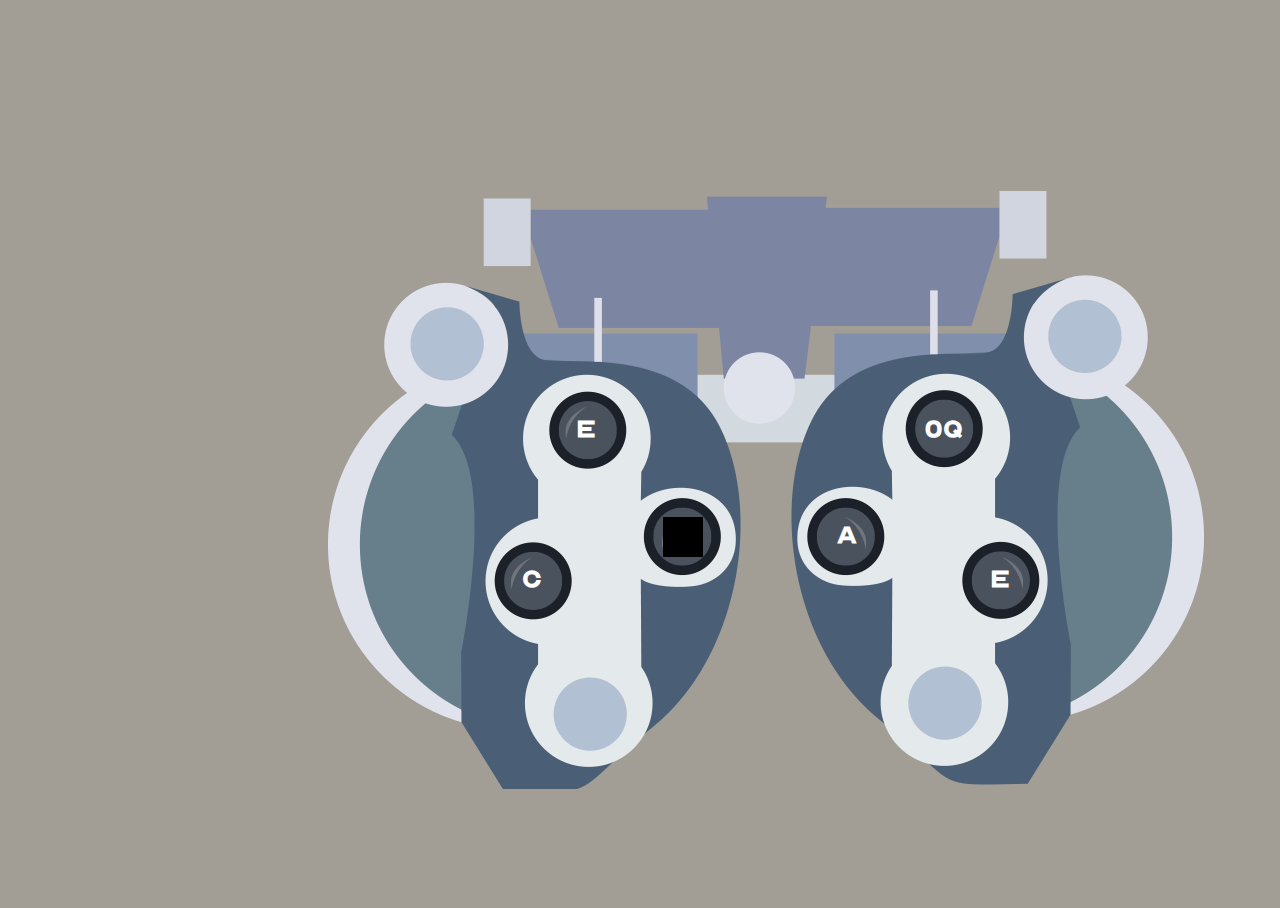
<file: index.html>
<!DOCTYPE html>
<html>
<head>
	<title>Project 2</title>
	<link rel="stylesheet" type="text/css" href="index.css">
</head>
<body>
<div class="container">

	<div class="img">

		<img src="machine.png">

		<div class="numbers">

			<div class="one">
				<a href="blur.html"><h1 id="one">E</h1></a>
			</div>

			<div class="two">
				<h1 id="two">Y</h1>
				<a href="warp.html"><div id="square"></div></a>
			</div>

	 
			<div class="three">
				<a href="color.html"><h1 id="three">C</h1></a>
			</div>
			
			<div class="four">
				<a href="plain.html"><h1 id="four">A</h1></a>
			</div>

			<div class="five">
				<a href="squish.html"><h1 id="five2">0Q</h1></p>
			</div>

			<div class="six">
				<a href="eye.html"><h1 id="six">E</h1><h1 id="eye">YE</h1></a>
			</div>
		</div>
	</div>

</div>
</body>
</html>
</file>
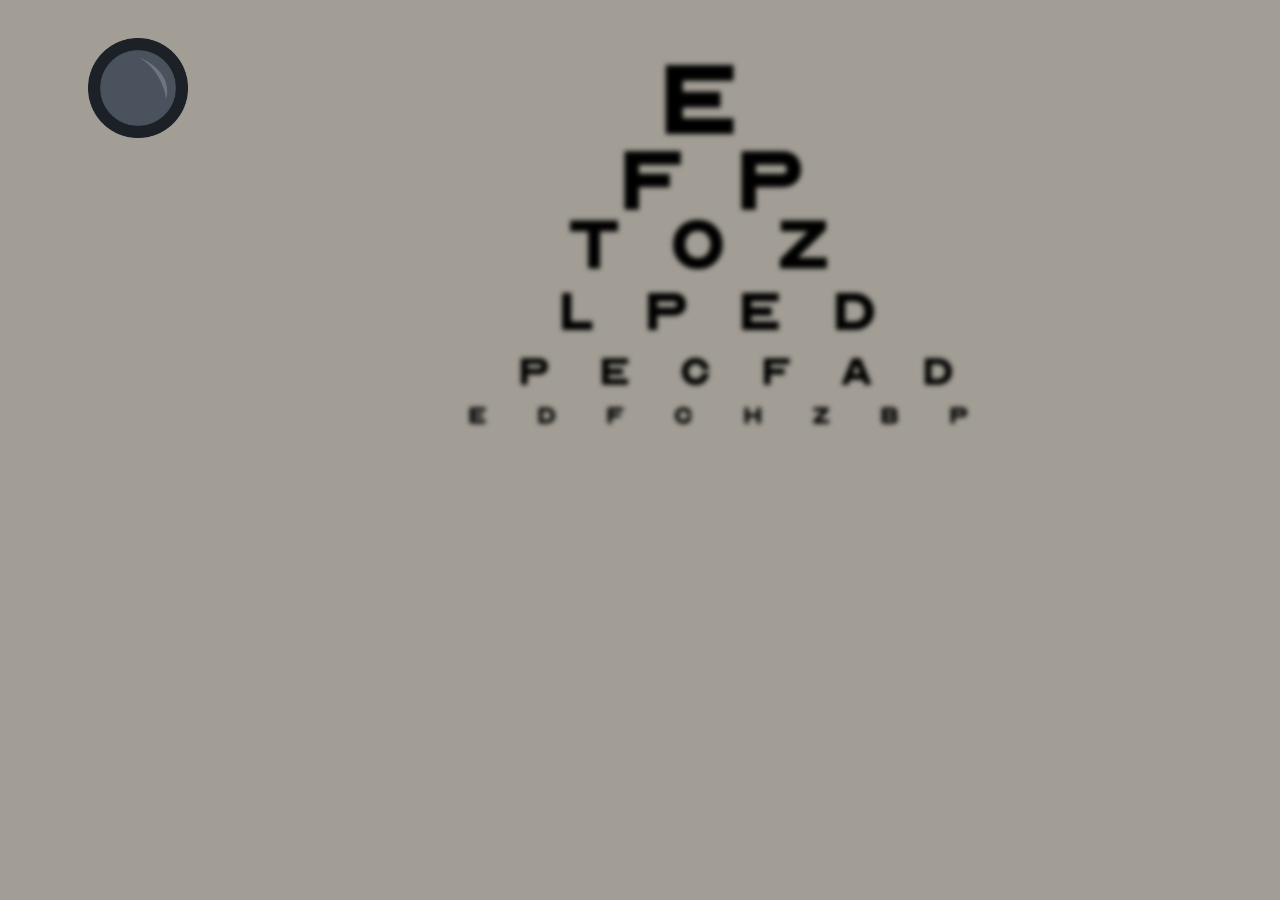
<file: blur.html>
<!DOCTYPE html>
<html>
<head>
	<title>Blurry</title>
	<link rel="stylesheet" type="text/css" href=""><style type="text/css">

	img{
		height: 100px;
	}

	@font-face {
	font-family: "Optician Sans";
	src: url(Optician-Sans.otf);
}

	body{
	background-color: #A29E95;
}

	.top{
		display: flex;


	}

	.body{
	/*	margin-top: 20px;
*/		margin-left: 30px;
	}

	.e{
		margin-left: 470px;
		font-size: 65px;
		justify-content: center;
		text-align: center;
		margin-top: -60px;
	}

	h1{
		 color: transparent;
   text-shadow: 0 0 5px black;
   font-family: "Optician Sans", sans-serif;
	}

	.two{
		margin-left: 580px;
		font-size: 55px;
		display: flex;
		margin-top: -200px;
	}

	.three{
		margin-left: 530px;
		display: flex;
		margin-top: -170px;
		font-size: 45px;
	}

	.space{
		margin-right: 50px;
	}
	.four{
		margin-left: 520px;
		display: flex;
		margin-top: -120px;
		font-size: 35px;
	}

	.five{
		margin-left: 480px;
		display: flex;
		margin-top: -80px;
		font-size: 25px;
	}

	.six{
		margin-left: 430px;
		display: flex;
		margin-top: -50px;
		font-size: 15px;
	}

	.lense{
		margin-left: 50px;
		margin-top: 30px;
	}

	h1:hover{
		   text-shadow: 0 0 0px black;
	}


	</style>
</head>
<body>
<div class="body">

	<div class="top">
		<div class="lense"><a href="index.html"><img src="lense.png"></a></div>
		<div class="e"><h1>E</h1></div>
	</div>

	<div class="two">
		<h1 class="space">F</h1><h1>P</h1>
	</div>	

	<div class="three">
		<h1 class="space">T </h1><h1 class="space">O </h1> <h1>Z</h1>
	</div>	

	<div class="four">
		<h1 class="space">L</h1><h1 class="space">P</h1><h1 class="space">E</h1><h1>D</h1>
	</div>

	<div class="five">
		<h1 class="space">P</h1><h1 class="space">E</h1><h1 class="space">C</h1><h1 class="space">F</h1><h1 class="space">A</h1> <h1>D</h1>
	</div>	

	<div class="six">
		<h1 class="space">E </h1> <h1 class="space">D</h1><h1 class="space">F</h1> <h1 class="space">C</h1> <h1 class="space"> H</h1><h1 class="space"> Z</h1><h1 class="space"> B</h1><h1>P</h1>
	</div>	

</div>
</body>
</html>
</file>
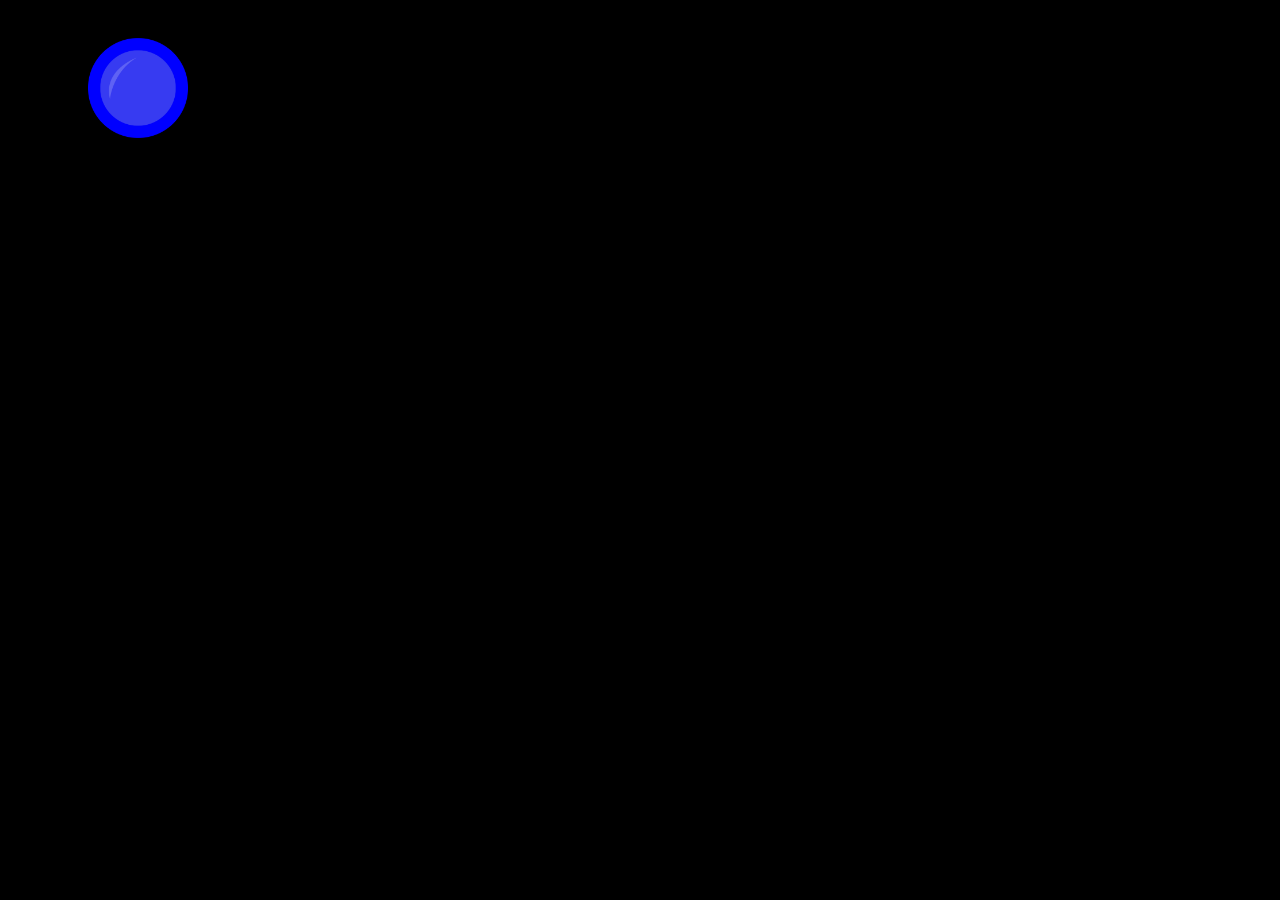
<file: color.html>
<!DOCTYPE html>
<html>
<head>
	<title>Blurry</title>
	<link rel="stylesheet" type="text/css" href=""><style type="text/css">

	img{
		height: 100px;
	}

	@font-face {
	font-family: "Optician Sans";
	src: url(Optician-Sans.otf);
}

	body{
	background-color: black;
}

	.top{
		display: flex;


	}

	h1{
		font-family: "Optician Sans", sans-serif;
	}

	.body{
	/*	margin-top: 20px;
*/		margin-left: 30px;
	}

	.e{
		margin-left: 470px;
		font-size: 65px;
		justify-content: center;
		text-align: center;
		margin-top: -60px;
		
	}
	#yellow{
		color: black;
	}

	#red{
		color: black;
	}

	#lime{
		color: black;
	}

	#teal{
		color: black;
	}

	#pink{
		color: black;
	}

	#orange{
		color: black;
	}

	#green{
		color: black;
	}

	#purple{
		color: black;
	}

	#blue{
		color: black;
	}

	#magenta{
		color: black;
	}

	#yellow:hover{
		color: #FF00FF;
	}

	#red:hover{
		color: #FEFF00;
	}

	#lime:hover{
		color: red;
	}

	#teal:hover{
		color: lime;
	}

	#pink:hover{
		color: #00FEFF;
	}

	#orange:hover{
		color: #ED1D78;
	}

	#green:hover{
		color: orange;
	}

	#purple:hover{
		color: #006837;
	}

	#blue:hover{
		color: purple;
	}

	#magenta:hover{
		color: blue;
	}

	.two{
		margin-left: 580px;
		font-size: 55px;
		display: flex;
		margin-top: -200px;
	}

	.three{
		margin-left: 530px;
		display: flex;
		margin-top: -170px;
		font-size: 45px;
	}

	.space{
		margin-right: 50px;
	}
	.four{
		margin-left: 520px;
		display: flex;
		margin-top: -120px;
		font-size: 35px;
	}

	.five{
		margin-left: 480px;
		display: flex;
		margin-top: -80px;
		font-size: 25px;
	}

	.six{
		margin-left: 443px;
		display: flex;
		margin-top: -50px;
		font-size: 15px;
	}

	.lense{
		margin-left: 50px;
		margin-top: 30px;
	}



	</style>
</head>
<body>
<div class="body">

	<div class="top">
		<div class="lense"><a href="index.html"><img src="lensecolor.png"></a></div>
		<div class="e" id="yellow"><h1>E</h1></div>
	</div>

	<div class="two">
		<h1 class="space" id="red">F</h1>
		<h1 id="lime">P</h1>
	</div>	

	<div class="three">
		<h1 class="space" id="teal">T </h1>
		<h1 class="space" id="pink">O </h1> 
		<h1 id="orange">Z</h1>
	</div>	

	<div class="four">
		<h1 class="space" id="yellow">L</h1>
		<h1 class="space" id="green">P</h1>
		<h1 class="space" id="purple">E</h1>
		<h1 id="blue">D</h1>
	</div>

	<div class="five">
		<h1 class="space" id="orange">P</h1>
		<h1 class="space" id="red">E</h1>
		<h1 class="space" id="teal">C</h1>
		<h1 class="space" id="magenta">F</h1>
		<h1 class="space" id="pink">A</h1>
		<h1 id="lime">B</h1>
	</div>	

	<div class="six">
		<h1 class="space" id="lime">E </h1> 
		<h1 class="space" id="yellow">D</h1>
		<h1 class="space" id="purple">F</h1>
		<h1 class="space" id="blue">C</h1>
		<h1 class="space" id="orange"> H</h1>
		<h1 class="space" id="red"> Z</h1>
		<h1 class="space" id="green"> B</h1>
		<h1 id="magenta">P</h1>
	</div>	

</div>
</body>
</html>
</file>
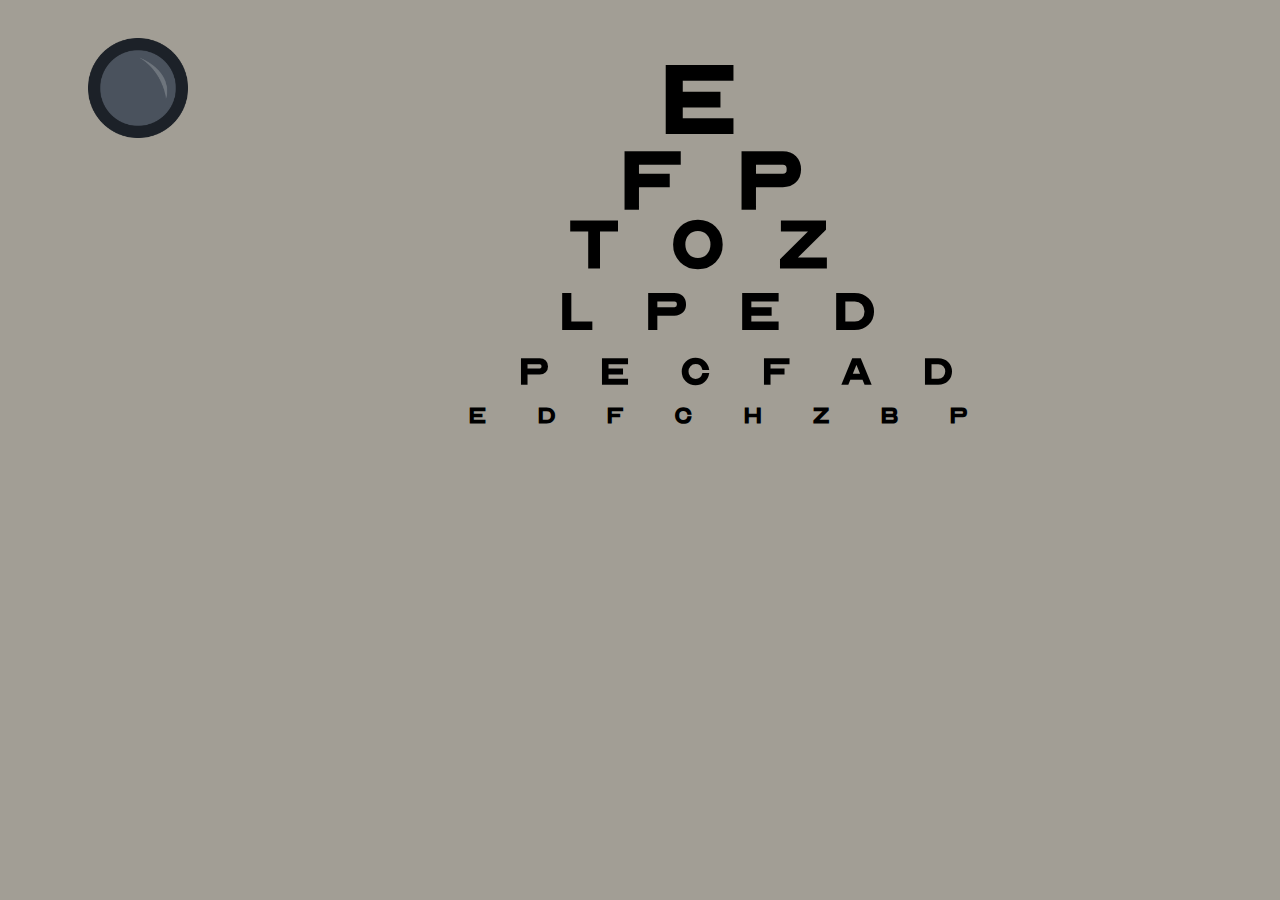
<file: plain.html>
<!DOCTYPE html>
<html>
<head>
	<title>Blurry</title>
	<link rel="stylesheet" type="text/css" href=""><style type="text/css">

	img{
		height: 100px;
	}

	@font-face {
	font-family: "Optician Sans";
	src: url(Optician-Sans.otf);
}

	body{
	background-color: #A29E95;
}

	.top{
		display: flex;


	}

	.body{
	/*	margin-top: 20px;
*/		margin-left: 30px;
	}

	.e{
		margin-left: 470px;
		font-size: 65px;
		justify-content: center;
		text-align: center;
		margin-top: -60px;
	}

	h1{
/*		 color: transparent;
   text-shadow: 0 0 5px black;*/
   font-family: "Optician Sans", sans-serif;
	}

	.two{
		margin-left: 580px;
		font-size: 55px;
		display: flex;
		margin-top: -200px;
	}

	.three{
		margin-left: 530px;
		display: flex;
		margin-top: -170px;
		font-size: 45px;
	}

	.space{
		margin-right: 50px;
	}
	.four{
		margin-left: 520px;
		display: flex;
		margin-top: -120px;
		font-size: 35px;
	}

	.five{
		margin-left: 480px;
		display: flex;
		margin-top: -80px;
		font-size: 25px;
	}

	.six{
		margin-left: 430px;
		display: flex;
		margin-top: -50px;
		font-size: 15px;
	}

	.lense{
		margin-left: 50px;
		margin-top: 30px;
	}

	.e:hover{
		font-size: 90px;
	}

	.two:hover{
		font-size: 80px;

	}

	.three:hover{
		font-size: 70px;
	}

	.four:hover{
		font-size: 60px;
	}

	.five:hover{
		font-size: 50px;
	}

	.six:hover{
		font-size: 40px;
	}

	</style>
</head>
<body>
<div class="body">

	<div class="top">
		<div class="lense"><a href="index.html"><img src="lense.png"></a></div>
		<div class="e"><h1>E</h1></div>
	</div>

	<div class="two">
		<h1 class="space">F</h1><h1>P</h1>
	</div>	

	<div class="three">
		<h1 class="space">T </h1><h1 class="space">O </h1> <h1>Z</h1>
	</div>	

	<div class="four">
		<h1 class="space">L</h1><h1 class="space">P</h1><h1 class="space">E</h1><h1>D</h1>
	</div>

	<div class="five">
		<h1 class="space">P</h1><h1 class="space">E</h1><h1 class="space">C</h1><h1 class="space">F</h1><h1 class="space">A</h1> <h1>D</h1>
	</div>	

	<div class="six">
		<h1 class="space">E </h1> <h1 class="space">D</h1><h1 class="space">F</h1> <h1 class="space">C</h1> <h1 class="space"> H</h1><h1 class="space"> Z</h1><h1 class="space"> B</h1><h1>P</h1>
	</div>	

</div>
</body>
</html>
</file>
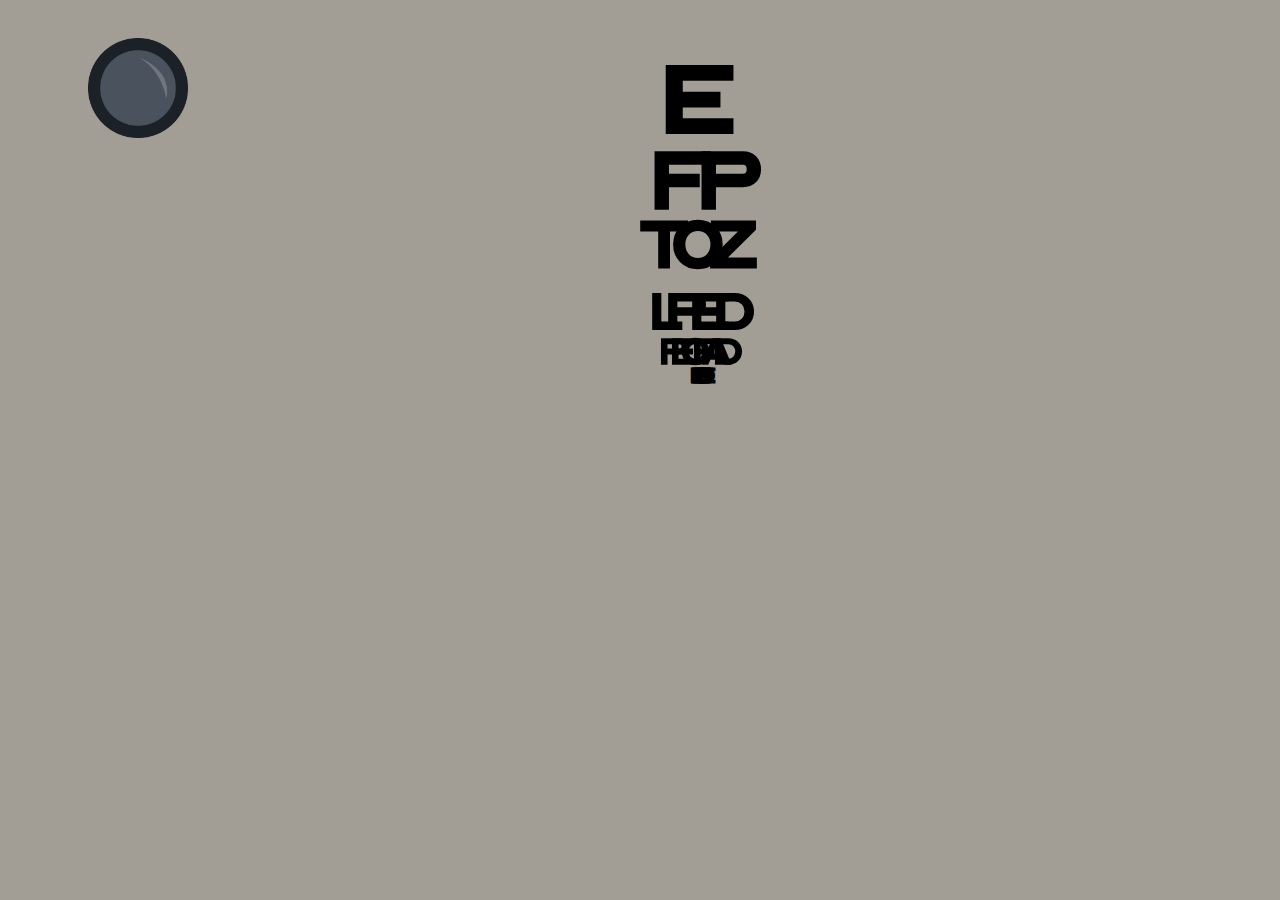
<file: squish.html>
<!DOCTYPE html>
<html>
<head>
	<title>Blurry</title>
	<link rel="stylesheet" type="text/css" href=""><style type="text/css">

	img{
		height: 100px;
	}

	@font-face {
	font-family: "Optician Sans";
	src: url(Optician-Sans.otf);
}

	body{
	background-color: #A29E95;
}

	.top{
		display: flex;


	}

	.body{
	/*	margin-top: 20px;
*/		margin-left: 30px;
	}

	.e{
		margin-left: 470px;
		font-size: 65px;
		justify-content: center;
		text-align: center;
		margin-top: -60px;
	}

	h1{
/*		 color: transparent;
   text-shadow: 0 0 5px black;*/
   font-family: "Optician Sans", sans-serif;
	}

	.two{
/*		margin-left: 580px;*/
		margin-left: 610px;
		font-size: 55px;
		display: flex;
		margin-top: -200px;
	}

	.three{
/*		margin-left: 530px;*/
		margin-left: 600px;
		display: flex;
		margin-top: -170px;
		font-size: 45px;
	}

	.space{
		/*margin-right: 50px;*/
		margin-right: -20px;
	}
	.four{
/*		margin-left: 520px;*/
		margin-left: 610px;
		display: flex;
		margin-top: -120px;
		font-size: 35px;
	}

	.five{
/*		margin-left: 480px;*/
		margin-left: 620px;
		display: flex;
		margin-top: -100px;
		font-size: 25px;
	}

	.six{
/*		margin-left: 430px;*/
		margin-left: 660px;
		display: flex;
		margin-top: -70px;
		font-size: 15px;
	}

	.lense{
		margin-left: 50px;
		margin-top: 30px;
	}

	.space:hover{
		margin-right: 50px;
	}

	/*.e:hover{
		font-size: 90px;
	}

	.two:hover{
		font-size: 80px;

	}

	.three:hover{
		font-size: 70px;
	}

	.four:hover{
		font-size: 60px;
	}

	.five:hover{
		font-size: 50px;
	}

	.six:hover{
		font-size: 40px;
	}*/

	</style>
</head>
<body>
<div class="body">

	<div class="top">
		<div class="lense"><a href="index.html"><img src="lense.png"></a></div>
		<div class="e"><h1>E</h1></div>
	</div>

	<div class="two">
		<h1 class="space">F</h1><h1>P</h1>
	</div>	

	<div class="three">
		<h1 class="space">T </h1><h1 class="space">O </h1> <h1>Z</h1>
	</div>	

	<div class="four">
		<h1 class="space">L</h1><h1 class="space">P</h1><h1 class="space">E</h1><h1>D</h1>
	</div>

	<div class="five">
		<h1 class="space">P</h1><h1 class="space">E</h1><h1 class="space">C</h1><h1 class="space">F</h1><h1 class="space">A</h1> <h1>D</h1>
	</div>	

	<div class="six">
		<h1 class="space">E </h1> <h1 class="space">D</h1><h1 class="space">F</h1> <h1 class="space">C</h1> <h1 class="space"> H</h1><h1 class="space"> Z</h1><h1 class="space"> B</h1><h1>P</h1>
	</div>	

</div>
</body>
</html>
</file>
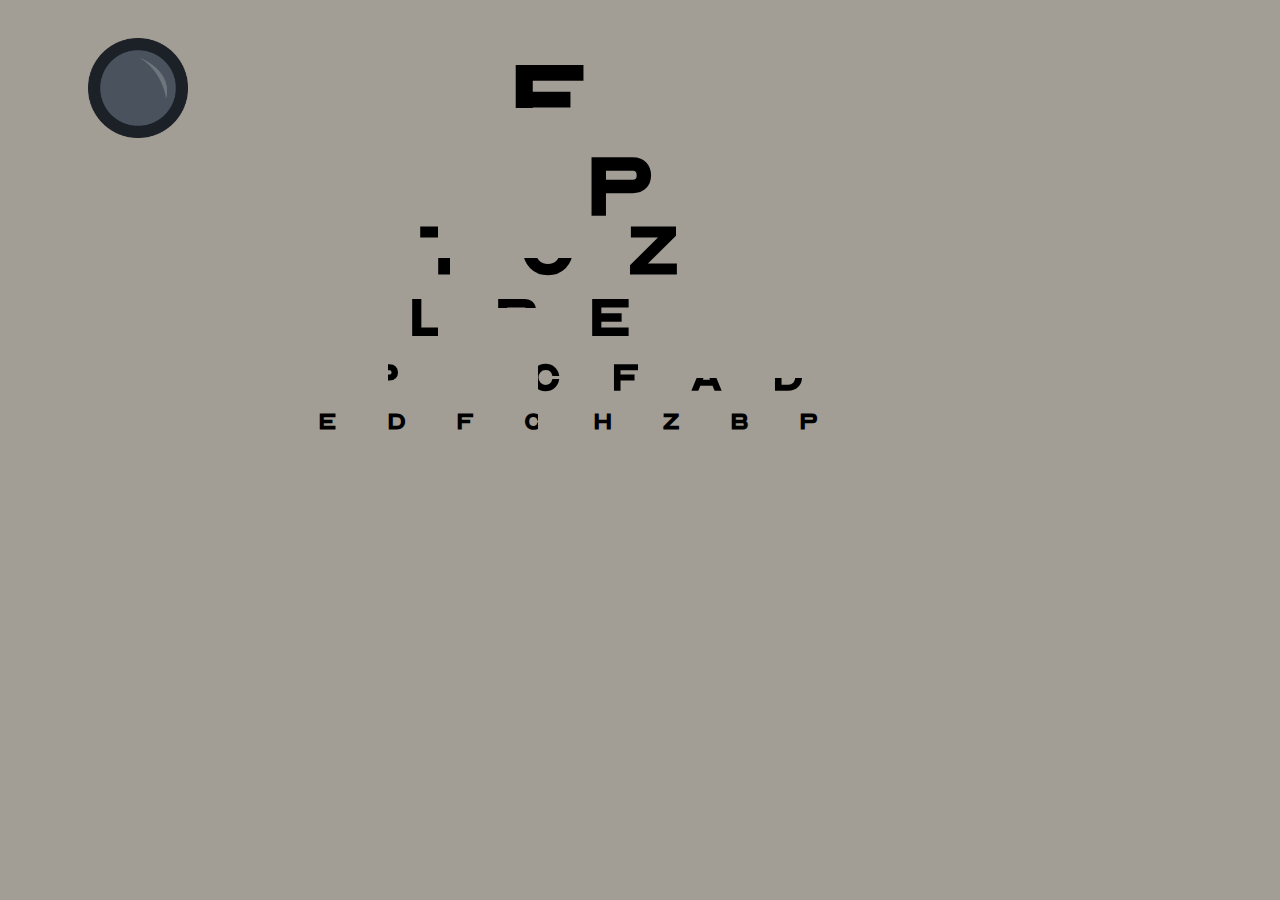
<file: warp.html>
<!DOCTYPE html>
<html>
<head>
	<title>Blurry</title>
	<link rel="stylesheet" type="text/css" href=""><style type="text/css">

	img{
		height: 100px;
	}

	@font-face {
	font-family: "Optician Sans";
	src: url(Optician-Sans.otf);
}

	body{
	background-color: #A29E95;
}

	.top{
		display: flex;
		position: absolute;


	}

	.body{
	/*	margin-top: 20px;
*/		margin-left: 30px;
	}

	.e{
		margin-left: 470px;
		font-size: 65px;
		justify-content: center;
		text-align: center;
		margin-top: -60px;
		position: absolute;
	}

	h1{
/*		 color: transparent;
   text-shadow: 0 0 5px black;*/
   font-family: "Optician Sans", sans-serif;
	}

	.two{
		margin-left: 580px;
		font-size: 55px;
		display: flex;
		margin-top: -200px;
	}

	.three{
		margin-left: 530px;
		display: flex;
		margin-top: -170px;
		font-size: 45px;
	}

	.space{
		margin-right: 50px;
	}
	.four{
		margin-left: 520px;
		display: flex;
		margin-top: -120px;
		font-size: 35px;
	}

	.five{
		margin-left: 480px;
		display: flex;
		margin-top: -80px;
		font-size: 25px;
	}

	.six{
		margin-left: 430px;
		display: flex;
		margin-top: -50px;
		font-size: 15px;
	}

	.lense{
		margin-left: 50px;
		margin-top: 30px;
	}

	.triangle{
		position: absolute;
		margin-top: 250px;
		margin-left: -150px;
	}

	.box1{
		background-color: #A29E95;
		width: 150px;
		height: 150px;
		margin-top: 100px;
		margin-left: 400px;
		opacity: 1;
		transition: 0.5s;
		position: absolute;

		
		}



	.box2{
		background-color: #A29E95;
		width: 50px;
		height: 50px;
		margin-top: 400px;
		margin-left: 500px;
		opacity: 1;
		transition: 0.5s;
		position: absolute;
		}

	.box3{
		background-color: #A29E95;
		width: 200px;
		height: 100px;
		margin-top: 270px;
		margin-left: 600px;
		opacity: 1;
		transition: 0.5s;
		position: absolute;
		}

	.box4{
		background-color: #A29E95;
		width: 50px;
		height: 200px;
		margin-top: 270px;
		margin-left: 300px;
		opacity: 1;
		transition: 0.5s;
		position: absolute;
		}

	.box5{
		background-color: #A29E95;
		width: 100px;
		height: 100px;
		margin-top: 300px;
		margin-left: 400px;
		opacity: 1;
		transition: 0.5s;
		position: absolute;
		}

	.box1:hover {
		opacity: 0;
		}


	.box2:hover {
		opacity: 0;
		}


	.box3:hover {
		opacity: 0;
		}


	.box4:hover {
		opacity: 0;
		}


	.box5:hover {
		opacity: 0;
		}




	</style>
</head>
<body>
<div class="body">



		

	<div class="top">
		<div class="lense"><a href="index.html"><img src="lense.png"></a></div>
		<div class="e"><h1>E</h1></div>
	</div>


	<div class="triangle">

	<div class="two">
		<h1 class="space">F</h1><h1>P</h1>
	</div>	

	<div class="three">
		<h1 class="space">T </h1><h1 class="space">O </h1> <h1>Z</h1>
	</div>	

	<div class="four">
		<h1 class="space">L</h1><h1 class="space">P</h1><h1 class="space">E</h1><h1>D</h1>
	</div>

	<div class="five">
		<h1 class="space">P</h1><h1 class="space">E</h1><h1 class="space">C</h1><h1 class="space">F</h1><h1 class="space">A</h1> <h1>D</h1>
	</div>	

	<div class="six">
		<h1 class="space">E </h1> <h1 class="space">D</h1><h1 class="space">F</h1> <h1 class="space">C</h1> <h1 class="space"> H</h1><h1 class="space"> Z</h1><h1 class="space"> B</h1><h1>P</h1>
	</div>	

	</div>

	<div class="box1"></div>

	<div class="box2"></div>

	<div class="box3"></div>

	<div class="box4"></div>

	<div class="box5"></div>


</div>
</body>
</html>
</file>
<file: index.css>
@font-face {
	font-family: "Optician Sans";
	src: url(Optician-Sans.otf);
}

h1 {
	color: white;
	font-family: "Optician Sans", sans-serif;
}


a {
	text-decoration: none;
}
 

body{
	background-color: #A29E95;
	overflow: hidden;
}

.container{
	width: 100vw;
	height: 100vh;
	display: flex;
	position: absolute;
}

.img{
	position: absolute;
	display: flex;
	top: 20%;
	left: 25%;
	width: 900px;
	z-index: 0;
}

.one {
	position: absolute;
	top: 34%;
	left: 27.5%;
	z-index: 10;
}

#one:hover{
	color: transparent;
    text-shadow: 0 0 5px rgba(0,0,0,0.5) white;
}


#square {
	position: absolute;
    width: 40px;
    height: 40px;
    top: 25%; 
    left: -10px;
    background: black;
    opacity: 1;
    transition: 0.5s;
}

#square:hover {
	opacity: 0;
}


.two{
	position: absolute;
	top: 51.6%;
	left: 38.3%;
	z-index: 9;
}


.three{
	position: absolute;
	top: 59%;
	left: 21.5%;
	z-index: 8;
}

#three:hover{
	color: #FEFF00;
}

.four{
	position: absolute;
	top: 51.6%;
	left: 56.5%;
	z-index: 7;
}

#four:hover{
	font-size: 100px;
	margin-top: -25px;

}

.five{
	position: absolute;
	top: 34%;
	left: 66.2%;
	z-index: 6;
}

#five2 {
	color: white;
	font-family: "Optician Sans", sans-serif;

}
#five2:hover{
	letter-spacing: -6px;
}

.six{
	display: flex;
	position: absolute;
	top: 59%;
	left: 73.6%;
	z-index: 5;
}

#eye{
	visibility: hidden;
	position: absolute;
	top: 0;
	left: 102%;
}


.six:hover #eye{
	visibility: visible;
}
</file>
